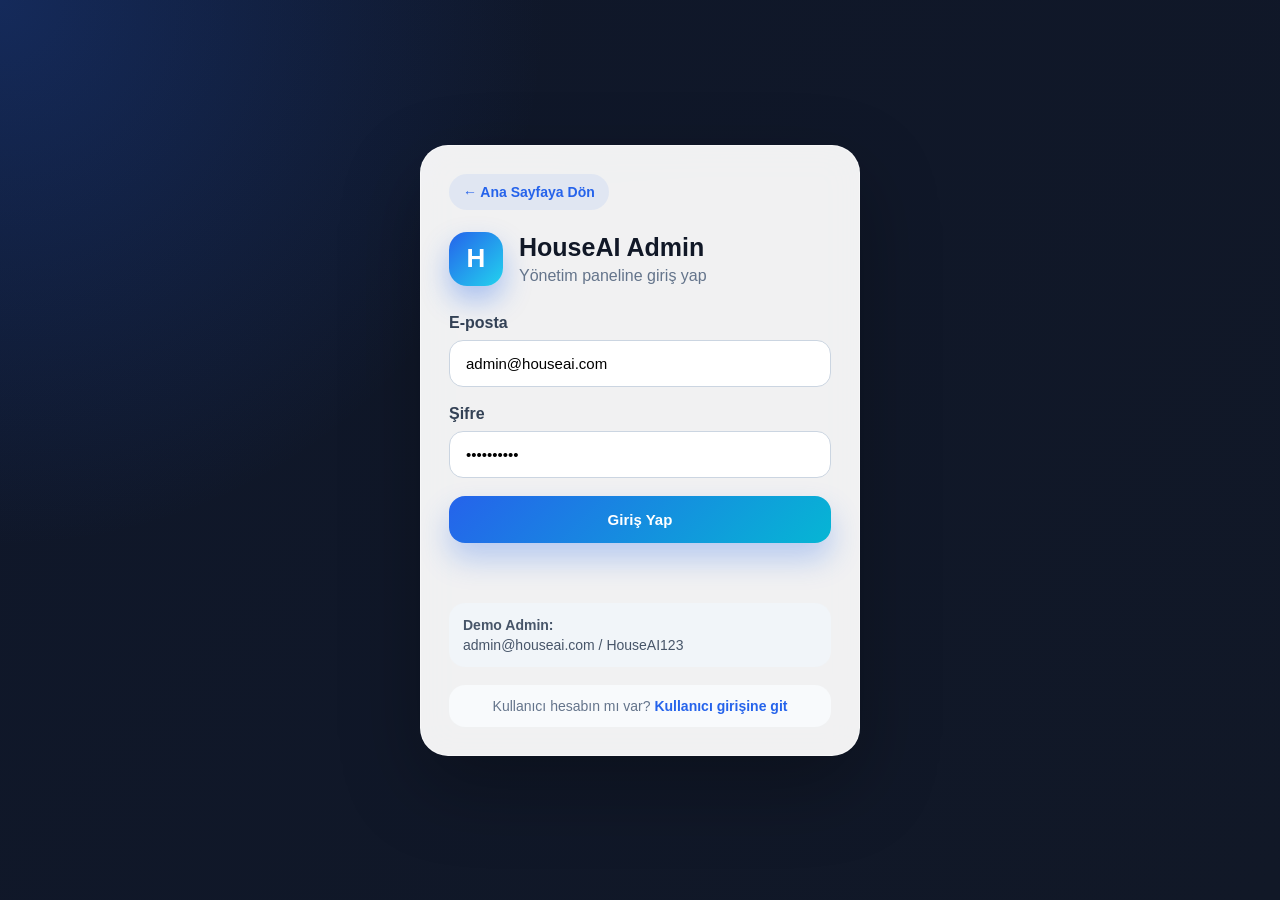
<file: pages/admin_login.html>
<!doctype html>
<html lang="tr">
  <head>
    <meta charset="UTF-8" />
    <meta name="viewport" content="width=device-width, initial-scale=1.0" />

    <title>HouseAI Admin Login</title>

    <link rel="stylesheet" href="/static/css/admin_login.css" />
  </head>
  <body>
    <main class="login-page">
      <section class="login-card">
        <a class="back-home-btn" href="/"> ← Ana Sayfaya Dön </a>

        <div class="brand">
          <div class="brand-icon">H</div>
          <div>
            <h1>HouseAI Admin</h1>
            <p>Yönetim paneline giriş yap</p>
          </div>
        </div>

        <form id="loginForm">
          <label>
            E-posta
            <input
              id="email"
              type="email"
              value="admin@houseai.com"
              autocomplete="email"
              required
            />
          </label>

          <label>
            Şifre
            <input
              id="password"
              type="password"
              value="HouseAI123"
              autocomplete="current-password"
              required
            />
          </label>

          <button id="loginBtn" type="submit">Giriş Yap</button>

          <p id="loginMessage" class="message"></p>
        </form>

        <div class="demo-info">
          <strong>Demo Admin:</strong>
          <span>admin@houseai.com / HouseAI123</span>
        </div>

        <div class="user-shortcut">
          Kullanıcı hesabın mı var?
          <a href="/login">Kullanıcı girişine git</a>
        </div>
      </section>
    </main>

    <script src="/static/js/admin_login.js"></script>
  </body>
</html>
</file>
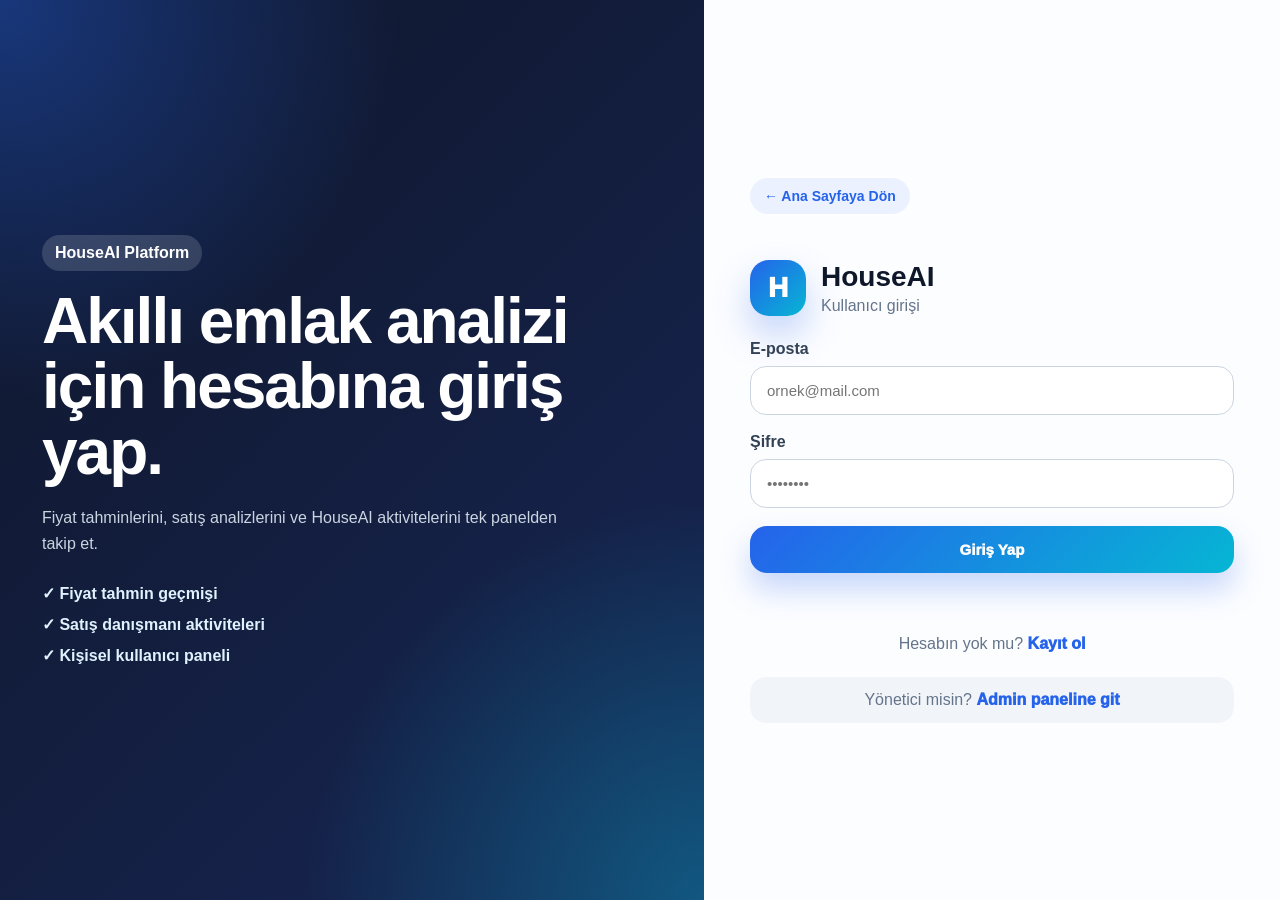
<file: pages/user_login.html>
<!doctype html>
<html lang="tr">
  <head>
    <meta charset="UTF-8" />
    <meta name="viewport" content="width=device-width, initial-scale=1.0" />

    <title>HouseAI Kullanıcı Girişi</title>

    <link rel="stylesheet" href="/static/css/user_login.css" />
  </head>
  <body>
    <main class="auth-page">
      <section class="visual-side">
        <div class="visual-card">
          <span class="visual-tag">HouseAI Platform</span>
          <h1>Akıllı emlak analizi için hesabına giriş yap.</h1>
          <p>
            Fiyat tahminlerini, satış analizlerini ve HouseAI aktivitelerini tek
            panelden takip et.
          </p>

          <div class="feature-list">
            <div>✓ Fiyat tahmin geçmişi</div>
            <div>✓ Satış danışmanı aktiviteleri</div>
            <div>✓ Kişisel kullanıcı paneli</div>
          </div>
        </div>
      </section>

      <section class="auth-card">
        <a class="back-home-btn" href="/"> ← Ana Sayfaya Dön </a>

        <div class="brand">
          <div class="brand-icon">H</div>
          <div>
            <h2>HouseAI</h2>
            <p>Kullanıcı girişi</p>
          </div>
        </div>

        <form id="loginForm">
          <label>
            E-posta
            <input
              id="email"
              type="email"
              required
              autocomplete="email"
              placeholder="ornek@mail.com"
            />
          </label>

          <label>
            Şifre
            <input
              id="password"
              type="password"
              required
              autocomplete="current-password"
              placeholder="••••••••"
            />
          </label>

          <button id="loginBtn" type="submit">Giriş Yap</button>

          <p id="loginMessage" class="message"></p>
        </form>

        <div class="bottom-link">
          Hesabın yok mu?
          <a href="/register">Kayıt ol</a>
        </div>

        <div class="admin-shortcut">
          Yönetici misin?
          <a href="/admin-login">Admin paneline git</a>
        </div>
      </section>
    </main>

    <script src="/static/js/user_login.js"></script>
  </body>
</html>
</file>
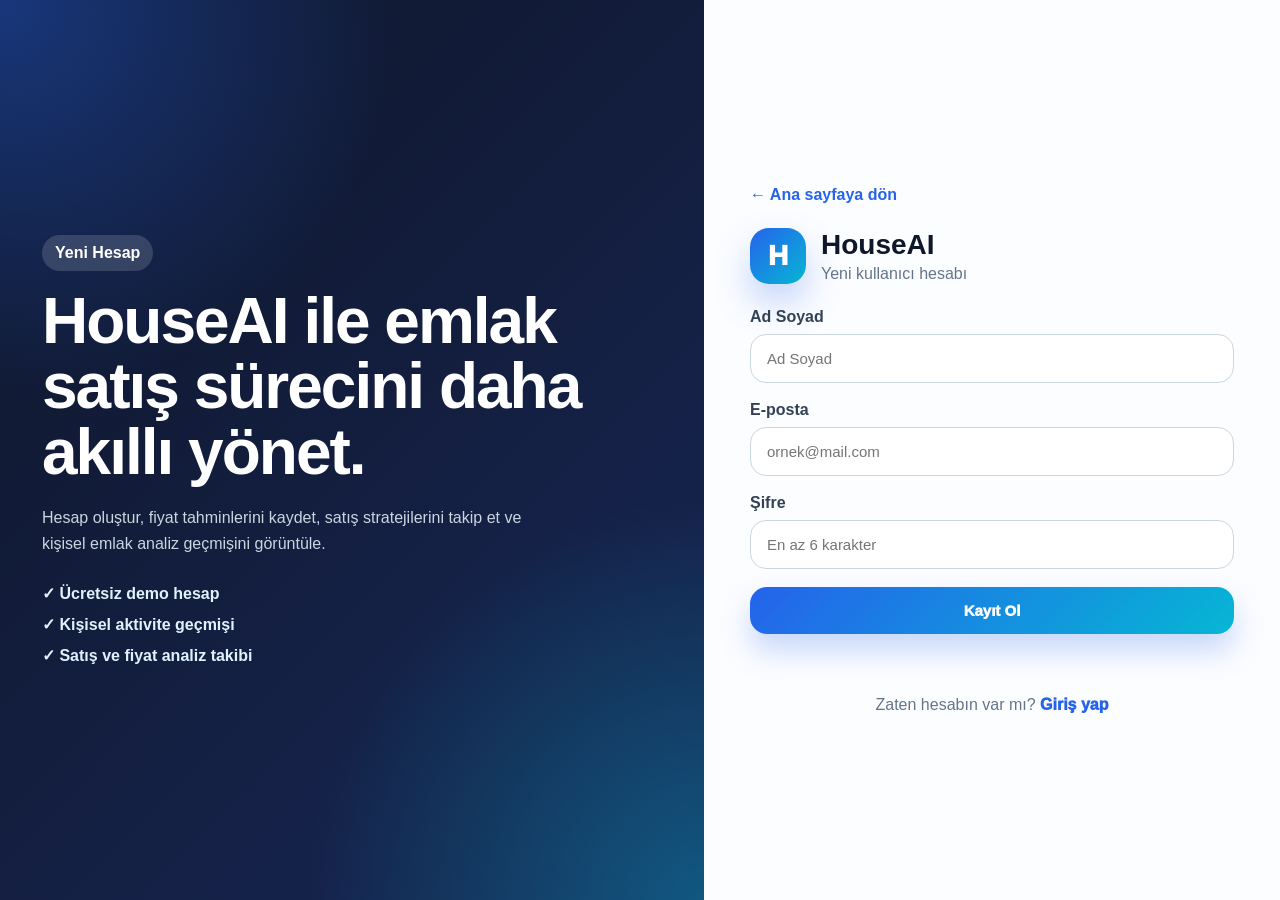
<file: pages/user_register.html>
<!doctype html>
<html lang="tr">
  <head>
    <meta charset="UTF-8" />
    <meta name="viewport" content="width=device-width, initial-scale=1.0" />

    <title>HouseAI Kayıt Ol</title>

    <link rel="stylesheet" href="/static/css/user_register.css" />
  </head>
  <body>
    <main class="auth-page">
      <section class="visual-side">
        <div class="visual-card">
          <span class="visual-tag">Yeni Hesap</span>
          <h1>HouseAI ile emlak satış sürecini daha akıllı yönet.</h1>
          <p>
            Hesap oluştur, fiyat tahminlerini kaydet, satış stratejilerini takip
            et ve kişisel emlak analiz geçmişini görüntüle.
          </p>

          <div class="feature-list">
            <div>✓ Ücretsiz demo hesap</div>
            <div>✓ Kişisel aktivite geçmişi</div>
            <div>✓ Satış ve fiyat analiz takibi</div>
          </div>
        </div>
      </section>

      <section class="auth-card">
        <a class="back-link" href="/">← Ana sayfaya dön</a>

        <div class="brand">
          <div class="brand-icon">H</div>
          <div>
            <h2>HouseAI</h2>
            <p>Yeni kullanıcı hesabı</p>
          </div>
        </div>

        <form id="registerForm">
          <label>
            Ad Soyad
            <input
              id="name"
              type="text"
              required
              autocomplete="name"
              placeholder="Ad Soyad"
            />
          </label>

          <label>
            E-posta
            <input
              id="email"
              type="email"
              required
              autocomplete="email"
              placeholder="ornek@mail.com"
            />
          </label>

          <label>
            Şifre
            <input
              id="password"
              type="password"
              required
              autocomplete="new-password"
              placeholder="En az 6 karakter"
            />
          </label>

          <button id="registerBtn" type="submit">Kayıt Ol</button>

          <p id="registerMessage" class="message"></p>
        </form>

        <div class="bottom-link">
          Zaten hesabın var mı?
          <a href="/login">Giriş yap</a>
        </div>
      </section>
    </main>

    <script src="/static/js/user_register.js"></script>
  </body>
</html>
</file>
<file: static/css/admin_login.css>
* {
  box-sizing: border-box;
}

body {
  margin: 0;
  font-family: Inter, Arial, sans-serif;
  background:
    radial-gradient(
      circle at top left,
      rgba(37, 99, 235, 0.25),
      transparent 35%
    ),
    linear-gradient(135deg, #0f172a, #111827);
  min-height: 100vh;
  color: #111827;
}

.login-page {
  min-height: 100vh;
  display: grid;
  place-items: center;
  padding: 24px;
}

.login-card {
  width: min(440px, 100%);
  background: rgba(255, 255, 255, 0.94);
  border: 1px solid rgba(255, 255, 255, 0.5);
  border-radius: 28px;
  padding: 28px;
  box-shadow: 0 30px 80px rgba(0, 0, 0, 0.28);
  backdrop-filter: blur(18px);
}

.brand {
  display: flex;
  gap: 16px;
  align-items: center;
  margin-bottom: 28px;
}

.brand-icon {
  width: 54px;
  height: 54px;
  border-radius: 18px;
  background: linear-gradient(135deg, #2563eb, #22d3ee);
  color: white;
  display: grid;
  place-items: center;
  font-size: 26px;
  font-weight: 900;
  box-shadow: 0 14px 28px rgba(37, 99, 235, 0.35);
}

.brand h1 {
  margin: 0;
  font-size: 25px;
}

.brand p {
  margin: 5px 0 0;
  color: #64748b;
}

form {
  display: grid;
  gap: 18px;
}

label {
  display: grid;
  gap: 8px;
  font-weight: 700;
  color: #334155;
}

input {
  width: 100%;
  border: 1px solid #cbd5e1;
  border-radius: 14px;
  padding: 14px 16px;
  font-size: 15px;
  outline: none;
  background: white;
}

input:focus {
  border-color: #2563eb;
  box-shadow: 0 0 0 4px rgba(37, 99, 235, 0.12);
}

button {
  border: none;
  border-radius: 16px;
  padding: 15px 18px;
  font-size: 15px;
  font-weight: 900;
  color: white;
  background: linear-gradient(135deg, #2563eb, #06b6d4);
  cursor: pointer;
  box-shadow: 0 16px 30px rgba(37, 99, 235, 0.28);
}

button:disabled {
  opacity: 0.6;
  cursor: not-allowed;
}

.message {
  min-height: 20px;
  margin: 0;
  color: #dc2626;
  font-weight: 700;
}

.demo-info {
  margin-top: 22px;
  padding: 14px;
  border-radius: 16px;
  background: #f1f5f9;
  color: #475569;
  display: grid;
  gap: 4px;
  font-size: 14px;
}
.back-to-site {
  display: inline-flex;
  align-items: center;
  width: fit-content;
  margin-bottom: 22px;

  color: #2563eb;
  text-decoration: none;
  font-size: 14px;
  font-weight: 900;

  padding: 9px 12px;
  border-radius: 999px;
  background: rgba(37, 99, 235, 0.08);

  transition: all 0.2s ease;
}

.back-to-site:hover {
  background: rgba(37, 99, 235, 0.14);
  transform: translateX(-3px);
}

.user-shortcut {
  margin-top: 18px;
  padding: 13px 14px;
  border-radius: 16px;
  background: #f8fafc;
  color: #64748b;
  text-align: center;
  font-size: 14px;
}

.user-shortcut a {
  color: #2563eb;
  font-weight: 900;
  text-decoration: none;
}
.back-home-btn {
  display: inline-flex;
  align-items: center;
  justify-content: center;
  width: fit-content;

  margin-bottom: 22px;
  padding: 10px 14px;

  border-radius: 999px;
  background: rgba(37, 99, 235, 0.08);
  color: #2563eb;

  font-size: 14px;
  font-weight: 900;
  text-decoration: none;

  transition: all 0.2s ease;
}

.back-home-btn:hover {
  background: rgba(37, 99, 235, 0.15);
  transform: translateX(-3px);
}
</file>
<file: static/css/user_login.css>
* {
  box-sizing: border-box;
}

body {
  margin: 0;
  font-family: Inter, Arial, sans-serif;
  color: #0f172a;
  background: #eef3fb;
}

.auth-page {
  min-height: 100vh;
  display: grid;
  grid-template-columns: 1.1fr 0.9fr;
}

.visual-side {
  padding: 42px;
  display: grid;
  place-items: center;
  background:
    radial-gradient(
      circle at top left,
      rgba(37, 99, 235, 0.42),
      transparent 35%
    ),
    radial-gradient(
      circle at bottom right,
      rgba(6, 182, 212, 0.35),
      transparent 35%
    ),
    linear-gradient(135deg, #0f172a, #172554);
  color: white;
}

.visual-card {
  max-width: 620px;
}

.visual-tag {
  display: inline-block;
  padding: 9px 13px;
  border-radius: 999px;
  background: rgba(255, 255, 255, 0.15);
  font-weight: 900;
  margin-bottom: 18px;
}

.visual-card h1 {
  margin: 0;
  font-size: clamp(36px, 5vw, 64px);
  line-height: 1.02;
  letter-spacing: -2px;
}

.visual-card p {
  margin: 20px 0 0;
  max-width: 520px;
  color: #cbd5e1;
  line-height: 1.65;
}

.feature-list {
  margin-top: 26px;
  display: grid;
  gap: 12px;
  color: #e0f2fe;
  font-weight: 800;
}

.auth-card {
  padding: 46px;
  display: grid;
  align-content: center;
  gap: 24px;
  background: rgba(255, 255, 255, 0.82);
  backdrop-filter: blur(18px);
}

.back-link {
  width: fit-content;
  color: #2563eb;
  text-decoration: none;
  font-weight: 900;
}

.brand {
  display: flex;
  align-items: center;
  gap: 15px;
}

.brand-icon {
  width: 56px;
  height: 56px;
  border-radius: 19px;
  display: grid;
  place-items: center;
  background: linear-gradient(135deg, #2563eb, #06b6d4);
  color: white;
  font-size: 28px;
  font-weight: 950;
  box-shadow: 0 18px 36px rgba(37, 99, 235, 0.28);
}

.brand h2 {
  margin: 0;
  font-size: 28px;
}

.brand p {
  margin: 4px 0 0;
  color: #64748b;
}

form {
  display: grid;
  gap: 18px;
}

label {
  display: grid;
  gap: 8px;
  font-weight: 900;
  color: #334155;
}

input {
  width: 100%;
  border: 1px solid #cbd5e1;
  border-radius: 16px;
  padding: 15px 16px;
  font-size: 15px;
  outline: none;
  background: white;
}

input:focus {
  border-color: #2563eb;
  box-shadow: 0 0 0 4px rgba(37, 99, 235, 0.12);
}

button {
  border: none;
  border-radius: 17px;
  padding: 15px 18px;
  font-size: 15px;
  font-weight: 950;
  color: white;
  background: linear-gradient(135deg, #2563eb, #06b6d4);
  cursor: pointer;
  box-shadow: 0 16px 30px rgba(37, 99, 235, 0.26);
}

button:disabled {
  opacity: 0.6;
  cursor: not-allowed;
}

.message {
  min-height: 20px;
  margin: 0;
  color: #dc2626;
  font-weight: 800;
}

.bottom-link,
.admin-shortcut {
  text-align: center;
  color: #64748b;
}

.bottom-link a,
.admin-shortcut a {
  color: #2563eb;
  font-weight: 950;
  text-decoration: none;
}

.admin-shortcut {
  padding: 14px;
  border-radius: 16px;
  background: #f1f5f9;
}

@media (max-width: 900px) {
  .auth-page {
    grid-template-columns: 1fr;
  }

  .visual-side {
    min-height: 360px;
    padding: 30px;
  }

  .auth-card {
    padding: 30px;
  }
}
.back-home-btn {
  display: inline-flex;
  align-items: center;
  justify-content: center;
  width: fit-content;

  margin-bottom: 22px;
  padding: 10px 14px;

  border-radius: 999px;
  background: rgba(37, 99, 235, 0.08);
  color: #2563eb;

  font-size: 14px;
  font-weight: 900;
  text-decoration: none;

  transition: all 0.2s ease;
}

.back-home-btn:hover {
  background: rgba(37, 99, 235, 0.15);
  transform: translateX(-3px);
}
</file>
<file: static/css/user_register.css>
* {
  box-sizing: border-box;
}

body {
  margin: 0;
  font-family: Inter, Arial, sans-serif;
  color: #0f172a;
  background: #eef3fb;
}

.auth-page {
  min-height: 100vh;
  display: grid;
  grid-template-columns: 1.1fr 0.9fr;
}

.visual-side {
  padding: 42px;
  display: grid;
  place-items: center;
  background:
    radial-gradient(
      circle at top left,
      rgba(37, 99, 235, 0.42),
      transparent 35%
    ),
    radial-gradient(
      circle at bottom right,
      rgba(6, 182, 212, 0.35),
      transparent 35%
    ),
    linear-gradient(135deg, #0f172a, #172554);
  color: white;
}

.visual-card {
  max-width: 620px;
}

.visual-tag {
  display: inline-block;
  padding: 9px 13px;
  border-radius: 999px;
  background: rgba(255, 255, 255, 0.15);
  font-weight: 900;
  margin-bottom: 18px;
}

.visual-card h1 {
  margin: 0;
  font-size: clamp(36px, 5vw, 64px);
  line-height: 1.02;
  letter-spacing: -2px;
}

.visual-card p {
  margin: 20px 0 0;
  max-width: 520px;
  color: #cbd5e1;
  line-height: 1.65;
}

.feature-list {
  margin-top: 26px;
  display: grid;
  gap: 12px;
  color: #e0f2fe;
  font-weight: 800;
}

.auth-card {
  padding: 46px;
  display: grid;
  align-content: center;
  gap: 24px;
  background: rgba(255, 255, 255, 0.82);
  backdrop-filter: blur(18px);
}

.back-link {
  width: fit-content;
  color: #2563eb;
  text-decoration: none;
  font-weight: 900;
}

.brand {
  display: flex;
  align-items: center;
  gap: 15px;
}

.brand-icon {
  width: 56px;
  height: 56px;
  border-radius: 19px;
  display: grid;
  place-items: center;
  background: linear-gradient(135deg, #2563eb, #06b6d4);
  color: white;
  font-size: 28px;
  font-weight: 950;
  box-shadow: 0 18px 36px rgba(37, 99, 235, 0.28);
}

.brand h2 {
  margin: 0;
  font-size: 28px;
}

.brand p {
  margin: 4px 0 0;
  color: #64748b;
}

form {
  display: grid;
  gap: 18px;
}

label {
  display: grid;
  gap: 8px;
  font-weight: 900;
  color: #334155;
}

input {
  width: 100%;
  border: 1px solid #cbd5e1;
  border-radius: 16px;
  padding: 15px 16px;
  font-size: 15px;
  outline: none;
  background: white;
}

input:focus {
  border-color: #2563eb;
  box-shadow: 0 0 0 4px rgba(37, 99, 235, 0.12);
}

button {
  border: none;
  border-radius: 17px;
  padding: 15px 18px;
  font-size: 15px;
  font-weight: 950;
  color: white;
  background: linear-gradient(135deg, #2563eb, #06b6d4);
  cursor: pointer;
  box-shadow: 0 16px 30px rgba(37, 99, 235, 0.26);
}

button:disabled {
  opacity: 0.6;
  cursor: not-allowed;
}

.message {
  min-height: 20px;
  margin: 0;
  color: #dc2626;
  font-weight: 800;
}

.bottom-link,
.admin-shortcut {
  text-align: center;
  color: #64748b;
}

.bottom-link a,
.admin-shortcut a {
  color: #2563eb;
  font-weight: 950;
  text-decoration: none;
}

.admin-shortcut {
  padding: 14px;
  border-radius: 16px;
  background: #f1f5f9;
}

@media (max-width: 900px) {
  .auth-page {
    grid-template-columns: 1fr;
  }

  .visual-side {
    min-height: 360px;
    padding: 30px;
  }

  .auth-card {
    padding: 30px;
  }
}
</file>
